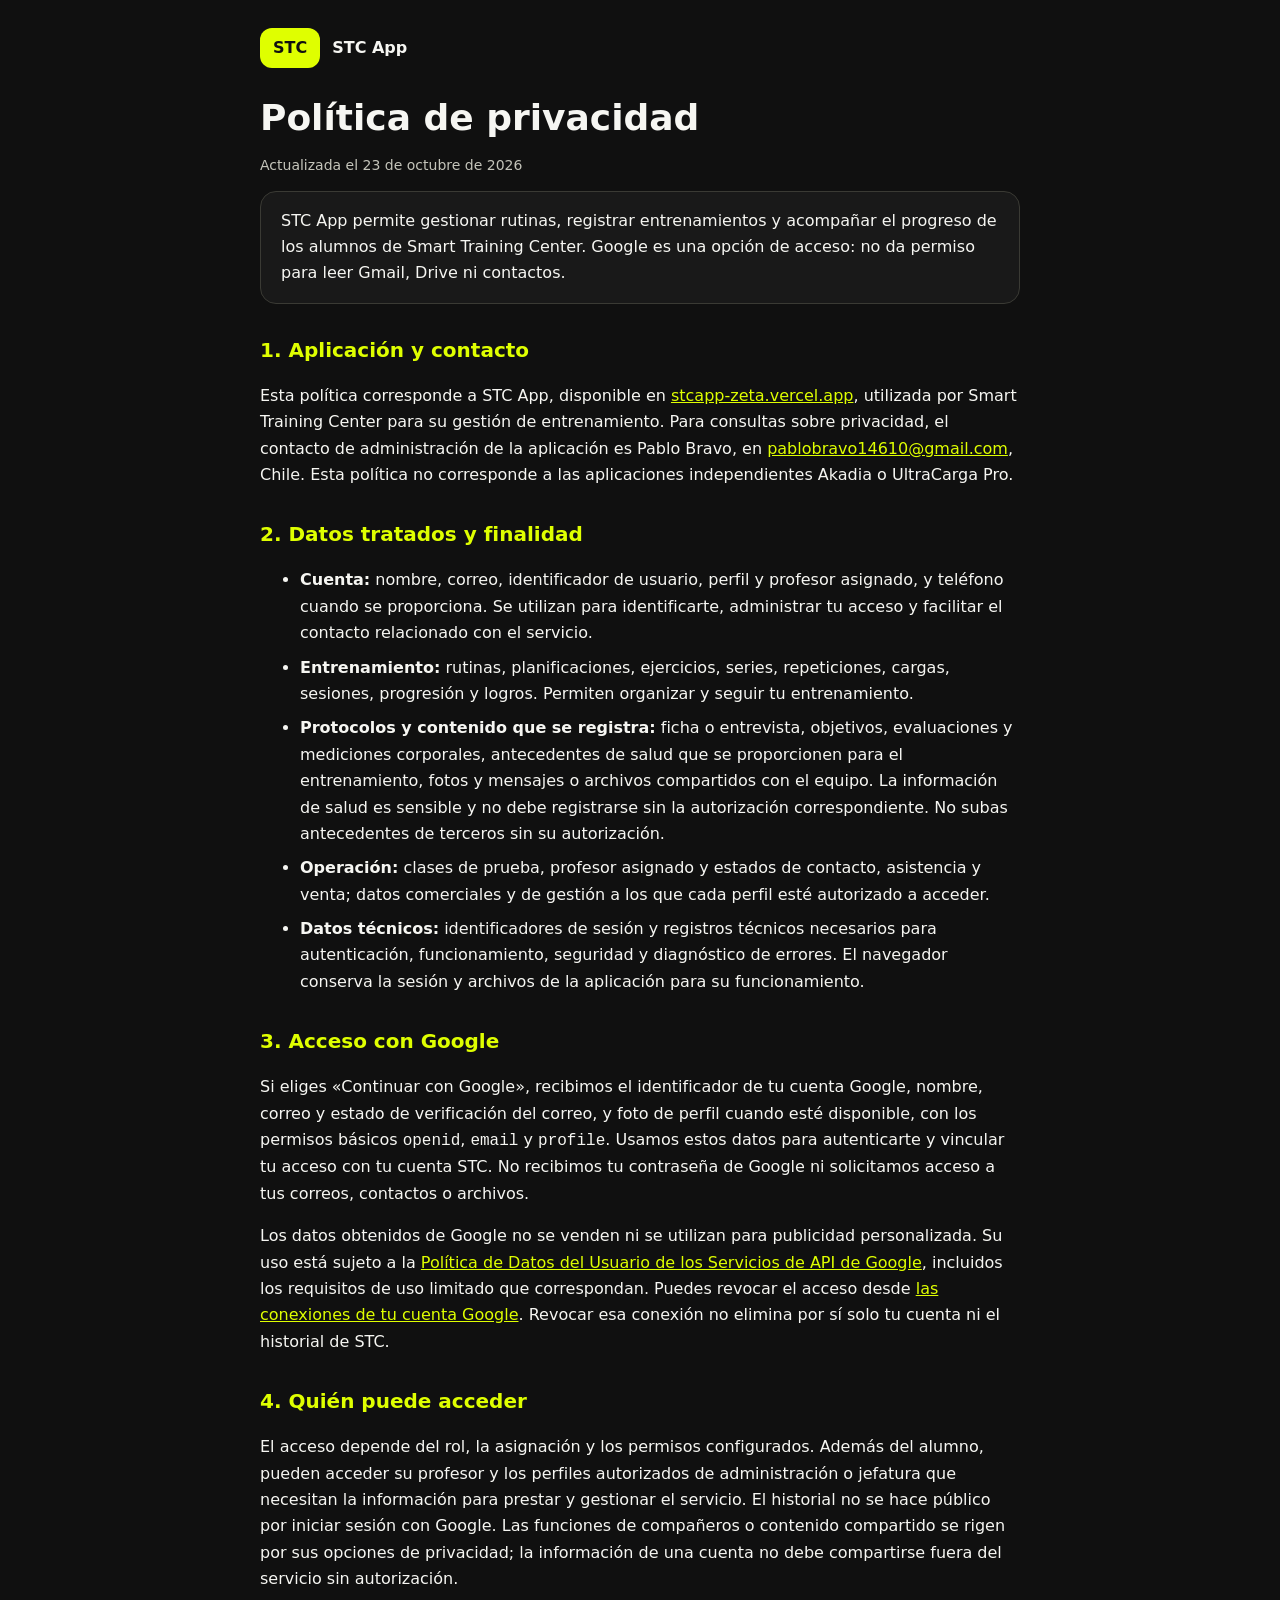
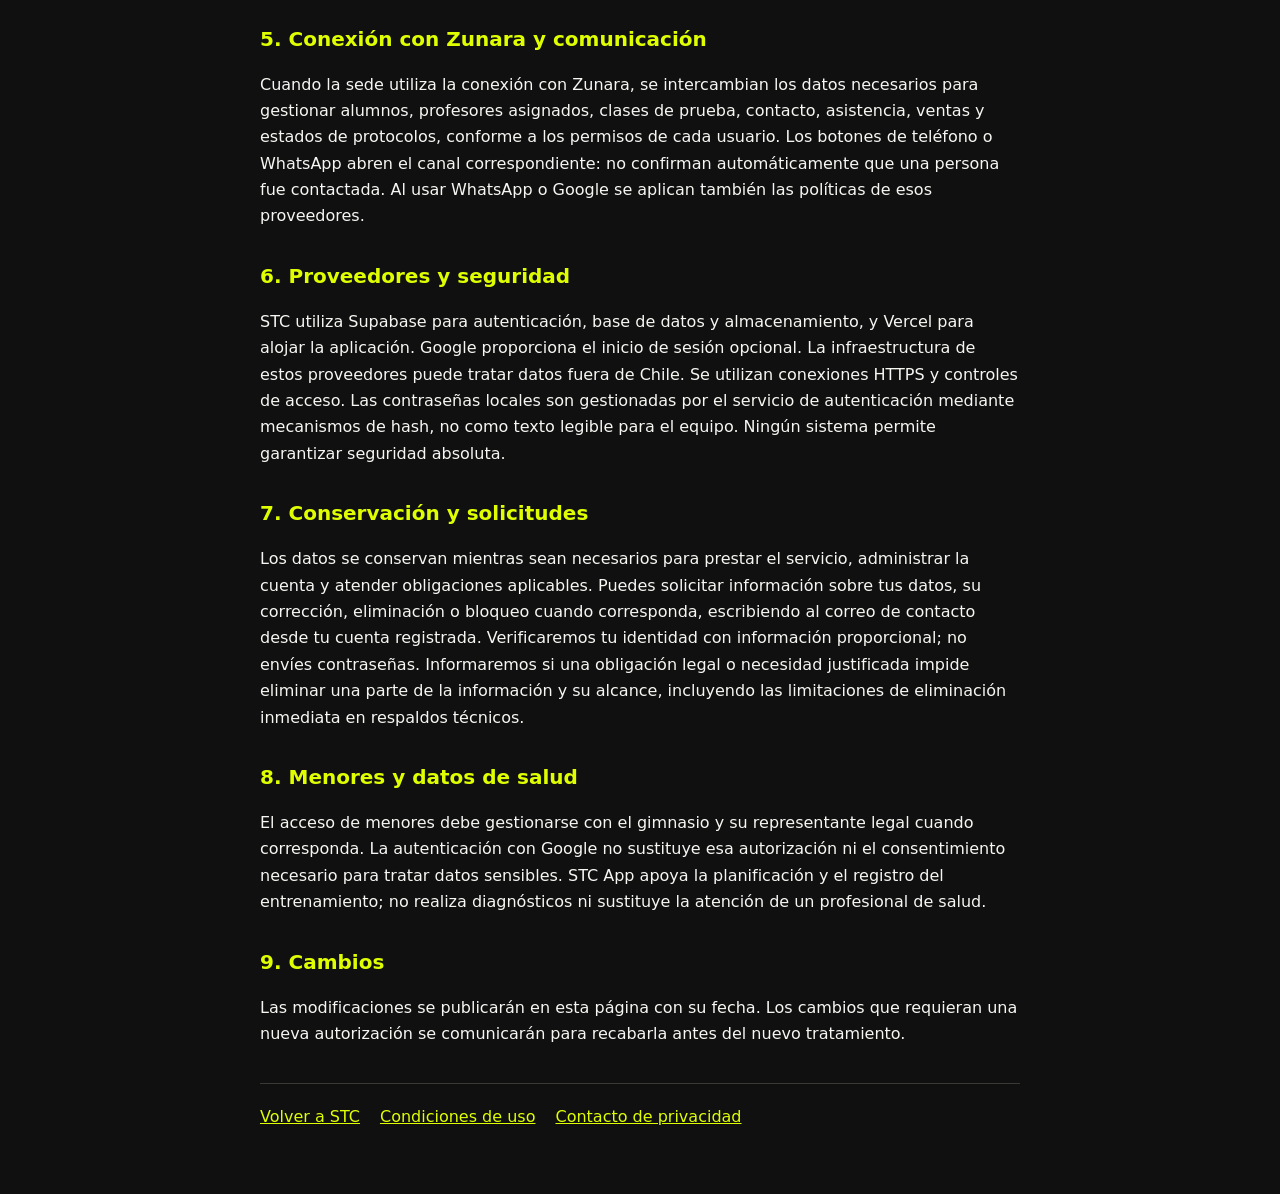
<file: privacidad.html>
<!doctype html>
<html lang="es"><head><meta charset="utf-8"><meta name="viewport" content="width=device-width,initial-scale=1"><meta name="referrer" content="no-referrer"><title>Política de privacidad · STC App</title><link rel="icon" href="icon-512.png"><link rel="stylesheet" href="legal.css"></head><body><main>
<a class="brand" href="/"><span class="mark">STC</span>STC App</a>
<h1>Política de privacidad</h1><p class="muted">Actualizada el 23 de octubre de 2026</p>
<div class="summary">STC App permite gestionar rutinas, registrar entrenamientos y acompañar el progreso de los alumnos de Smart Training Center. Google es una opción de acceso: no da permiso para leer Gmail, Drive ni contactos.</div>
<h2>1. Aplicación y contacto</h2>
<p>Esta política corresponde a STC App, disponible en <a href="https://stcapp-zeta.vercel.app/">stcapp-zeta.vercel.app</a>, utilizada por Smart Training Center para su gestión de entrenamiento. Para consultas sobre privacidad, el contacto de administración de la aplicación es Pablo Bravo, en <a href="mailto:pablobravo14610@gmail.com">pablobravo14610@gmail.com</a>, Chile. Esta política no corresponde a las aplicaciones independientes Akadia o UltraCarga Pro.</p>
<h2>2. Datos tratados y finalidad</h2><ul>
<li><strong>Cuenta:</strong> nombre, correo, identificador de usuario, perfil y profesor asignado, y teléfono cuando se proporciona. Se utilizan para identificarte, administrar tu acceso y facilitar el contacto relacionado con el servicio.</li>
<li><strong>Entrenamiento:</strong> rutinas, planificaciones, ejercicios, series, repeticiones, cargas, sesiones, progresión y logros. Permiten organizar y seguir tu entrenamiento.</li>
<li><strong>Protocolos y contenido que se registra:</strong> ficha o entrevista, objetivos, evaluaciones y mediciones corporales, antecedentes de salud que se proporcionen para el entrenamiento, fotos y mensajes o archivos compartidos con el equipo. La información de salud es sensible y no debe registrarse sin la autorización correspondiente. No subas antecedentes de terceros sin su autorización.</li>
<li><strong>Operación:</strong> clases de prueba, profesor asignado y estados de contacto, asistencia y venta; datos comerciales y de gestión a los que cada perfil esté autorizado a acceder.</li>
<li><strong>Datos técnicos:</strong> identificadores de sesión y registros técnicos necesarios para autenticación, funcionamiento, seguridad y diagnóstico de errores. El navegador conserva la sesión y archivos de la aplicación para su funcionamiento.</li></ul>
<h2>3. Acceso con Google</h2>
<p>Si eliges «Continuar con Google», recibimos el identificador de tu cuenta Google, nombre, correo y estado de verificación del correo, y foto de perfil cuando esté disponible, con los permisos básicos <code>openid</code>, <code>email</code> y <code>profile</code>. Usamos estos datos para autenticarte y vincular tu acceso con tu cuenta STC. No recibimos tu contraseña de Google ni solicitamos acceso a tus correos, contactos o archivos.</p>
<p>Los datos obtenidos de Google no se venden ni se utilizan para publicidad personalizada. Su uso está sujeto a la <a href="https://developers.google.com/terms/api-services-user-data-policy">Política de Datos del Usuario de los Servicios de API de Google</a>, incluidos los requisitos de uso limitado que correspondan. Puedes revocar el acceso desde <a href="https://myaccount.google.com/connections">las conexiones de tu cuenta Google</a>. Revocar esa conexión no elimina por sí solo tu cuenta ni el historial de STC.</p>
<h2>4. Quién puede acceder</h2>
<p>El acceso depende del rol, la asignación y los permisos configurados. Además del alumno, pueden acceder su profesor y los perfiles autorizados de administración o jefatura que necesitan la información para prestar y gestionar el servicio. El historial no se hace público por iniciar sesión con Google. Las funciones de compañeros o contenido compartido se rigen por sus opciones de privacidad; la información de una cuenta no debe compartirse fuera del servicio sin autorización.</p>
<h2>5. Conexión con Zunara y comunicación</h2>
<p>Cuando la sede utiliza la conexión con Zunara, se intercambian los datos necesarios para gestionar alumnos, profesores asignados, clases de prueba, contacto, asistencia, ventas y estados de protocolos, conforme a los permisos de cada usuario. Los botones de teléfono o WhatsApp abren el canal correspondiente: no confirman automáticamente que una persona fue contactada. Al usar WhatsApp o Google se aplican también las políticas de esos proveedores.</p>
<h2>6. Proveedores y seguridad</h2>
<p>STC utiliza Supabase para autenticación, base de datos y almacenamiento, y Vercel para alojar la aplicación. Google proporciona el inicio de sesión opcional. La infraestructura de estos proveedores puede tratar datos fuera de Chile. Se utilizan conexiones HTTPS y controles de acceso. Las contraseñas locales son gestionadas por el servicio de autenticación mediante mecanismos de hash, no como texto legible para el equipo. Ningún sistema permite garantizar seguridad absoluta.</p>
<h2>7. Conservación y solicitudes</h2>
<p>Los datos se conservan mientras sean necesarios para prestar el servicio, administrar la cuenta y atender obligaciones aplicables. Puedes solicitar información sobre tus datos, su corrección, eliminación o bloqueo cuando corresponda, escribiendo al correo de contacto desde tu cuenta registrada. Verificaremos tu identidad con información proporcional; no envíes contraseñas. Informaremos si una obligación legal o necesidad justificada impide eliminar una parte de la información y su alcance, incluyendo las limitaciones de eliminación inmediata en respaldos técnicos.</p>
<h2>8. Menores y datos de salud</h2>
<p>El acceso de menores debe gestionarse con el gimnasio y su representante legal cuando corresponda. La autenticación con Google no sustituye esa autorización ni el consentimiento necesario para tratar datos sensibles. STC App apoya la planificación y el registro del entrenamiento; no realiza diagnósticos ni sustituye la atención de un profesional de salud.</p>
<h2>9. Cambios</h2><p>Las modificaciones se publicarán en esta página con su fecha. Los cambios que requieran una nueva autorización se comunicarán para recabarla antes del nuevo tratamiento.</p>
<nav aria-label="Enlaces legales"><a href="/">Volver a STC</a><a href="/terminos.html">Condiciones de uso</a><a href="mailto:pablobravo14610@gmail.com">Contacto de privacidad</a></nav>
</main></body></html>
</file>
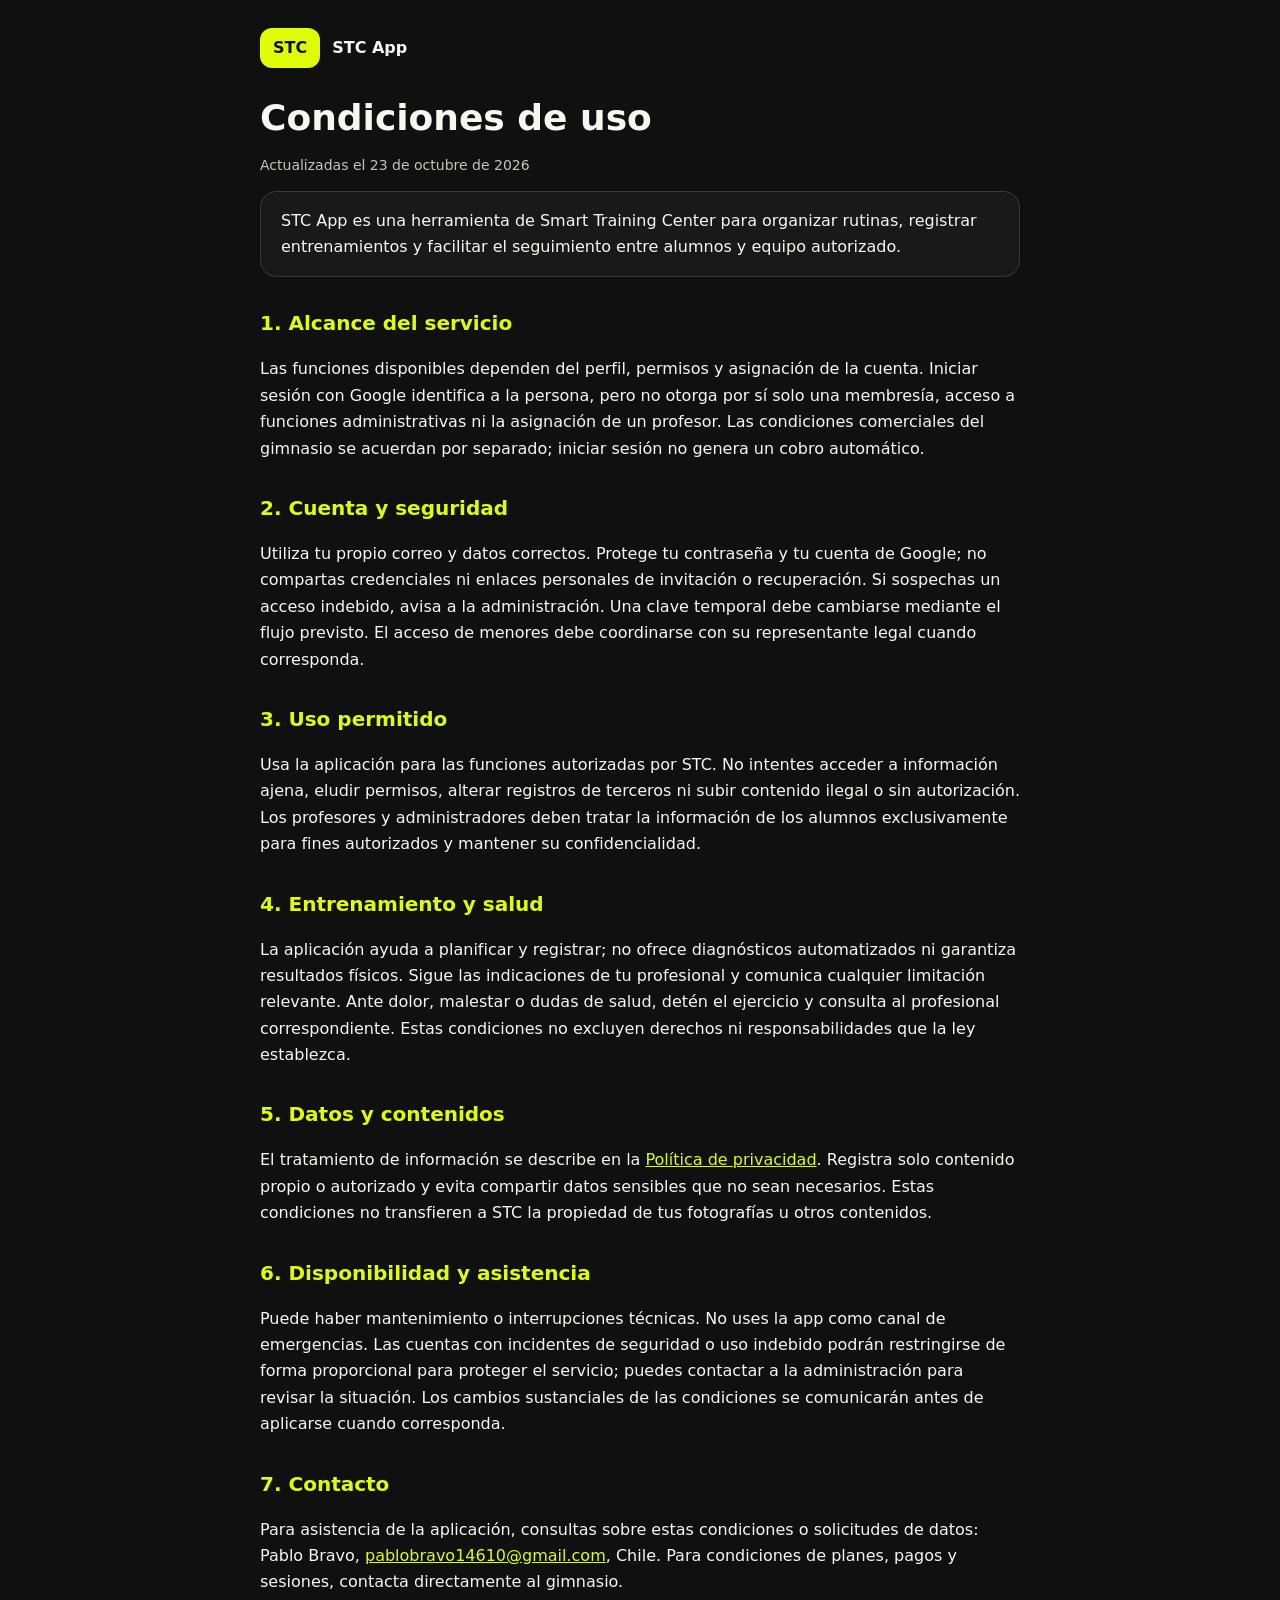
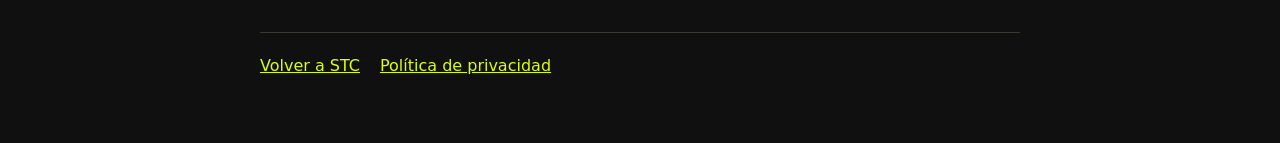
<file: terminos.html>
<!doctype html>
<html lang="es"><head><meta charset="utf-8"><meta name="viewport" content="width=device-width,initial-scale=1"><meta name="referrer" content="no-referrer"><title>Condiciones de uso · STC App</title><link rel="icon" href="icon-512.png"><link rel="stylesheet" href="legal.css"></head><body><main>
<a class="brand" href="/"><span class="mark">STC</span>STC App</a><h1>Condiciones de uso</h1><p class="muted">Actualizadas el 23 de octubre de 2026</p>
<div class="summary">STC App es una herramienta de Smart Training Center para organizar rutinas, registrar entrenamientos y facilitar el seguimiento entre alumnos y equipo autorizado.</div>
<h2>1. Alcance del servicio</h2><p>Las funciones disponibles dependen del perfil, permisos y asignación de la cuenta. Iniciar sesión con Google identifica a la persona, pero no otorga por sí solo una membresía, acceso a funciones administrativas ni la asignación de un profesor. Las condiciones comerciales del gimnasio se acuerdan por separado; iniciar sesión no genera un cobro automático.</p>
<h2>2. Cuenta y seguridad</h2><p>Utiliza tu propio correo y datos correctos. Protege tu contraseña y tu cuenta de Google; no compartas credenciales ni enlaces personales de invitación o recuperación. Si sospechas un acceso indebido, avisa a la administración. Una clave temporal debe cambiarse mediante el flujo previsto. El acceso de menores debe coordinarse con su representante legal cuando corresponda.</p>
<h2>3. Uso permitido</h2><p>Usa la aplicación para las funciones autorizadas por STC. No intentes acceder a información ajena, eludir permisos, alterar registros de terceros ni subir contenido ilegal o sin autorización. Los profesores y administradores deben tratar la información de los alumnos exclusivamente para fines autorizados y mantener su confidencialidad.</p>
<h2>4. Entrenamiento y salud</h2><p>La aplicación ayuda a planificar y registrar; no ofrece diagnósticos automatizados ni garantiza resultados físicos. Sigue las indicaciones de tu profesional y comunica cualquier limitación relevante. Ante dolor, malestar o dudas de salud, detén el ejercicio y consulta al profesional correspondiente. Estas condiciones no excluyen derechos ni responsabilidades que la ley establezca.</p>
<h2>5. Datos y contenidos</h2><p>El tratamiento de información se describe en la <a href="/privacidad.html">Política de privacidad</a>. Registra solo contenido propio o autorizado y evita compartir datos sensibles que no sean necesarios. Estas condiciones no transfieren a STC la propiedad de tus fotografías u otros contenidos.</p>
<h2>6. Disponibilidad y asistencia</h2><p>Puede haber mantenimiento o interrupciones técnicas. No uses la app como canal de emergencias. Las cuentas con incidentes de seguridad o uso indebido podrán restringirse de forma proporcional para proteger el servicio; puedes contactar a la administración para revisar la situación. Los cambios sustanciales de las condiciones se comunicarán antes de aplicarse cuando corresponda.</p>
<h2>7. Contacto</h2><p>Para asistencia de la aplicación, consultas sobre estas condiciones o solicitudes de datos: Pablo Bravo, <a href="mailto:pablobravo14610@gmail.com">pablobravo14610@gmail.com</a>, Chile. Para condiciones de planes, pagos y sesiones, contacta directamente al gimnasio.</p>
<nav aria-label="Enlaces legales"><a href="/">Volver a STC</a><a href="/privacidad.html">Política de privacidad</a></nav></main></body></html>
</file>
<file: legal.css>
:root{color-scheme:dark;--bg:#101010;--panel:#191919;--text:#f6f6f2;--muted:#c4c4ba;--accent:#dfff00;--border:#3a3a34}*{box-sizing:border-box}body{margin:0;background:var(--bg);color:var(--text);font:16px/1.65 system-ui,-apple-system,Segoe UI,sans-serif}main{max-width:800px;margin:auto;padding:28px 20px 64px}.brand{display:inline-flex;align-items:center;gap:12px;color:var(--text);text-decoration:none;font-weight:800}.mark{background:var(--accent);color:#101010;border-radius:12px;padding:7px 13px}h1{font-size:clamp(26px,5vw,36px);line-height:1.2;margin:28px 0 12px}h2{font-size:20px;margin:30px 0 10px;color:var(--accent)}p,li{overflow-wrap:anywhere}.muted{color:var(--muted);font-size:14px}.summary{padding:16px 20px;border:1px solid var(--border);border-radius:16px;background:var(--panel)}a{color:var(--accent)}a:focus-visible{outline:3px solid var(--accent);outline-offset:4px}nav{display:flex;gap:20px;flex-wrap:wrap;margin-top:36px;border-top:1px solid var(--border);padding-top:20px}li+li{margin-top:8px}
</file>
